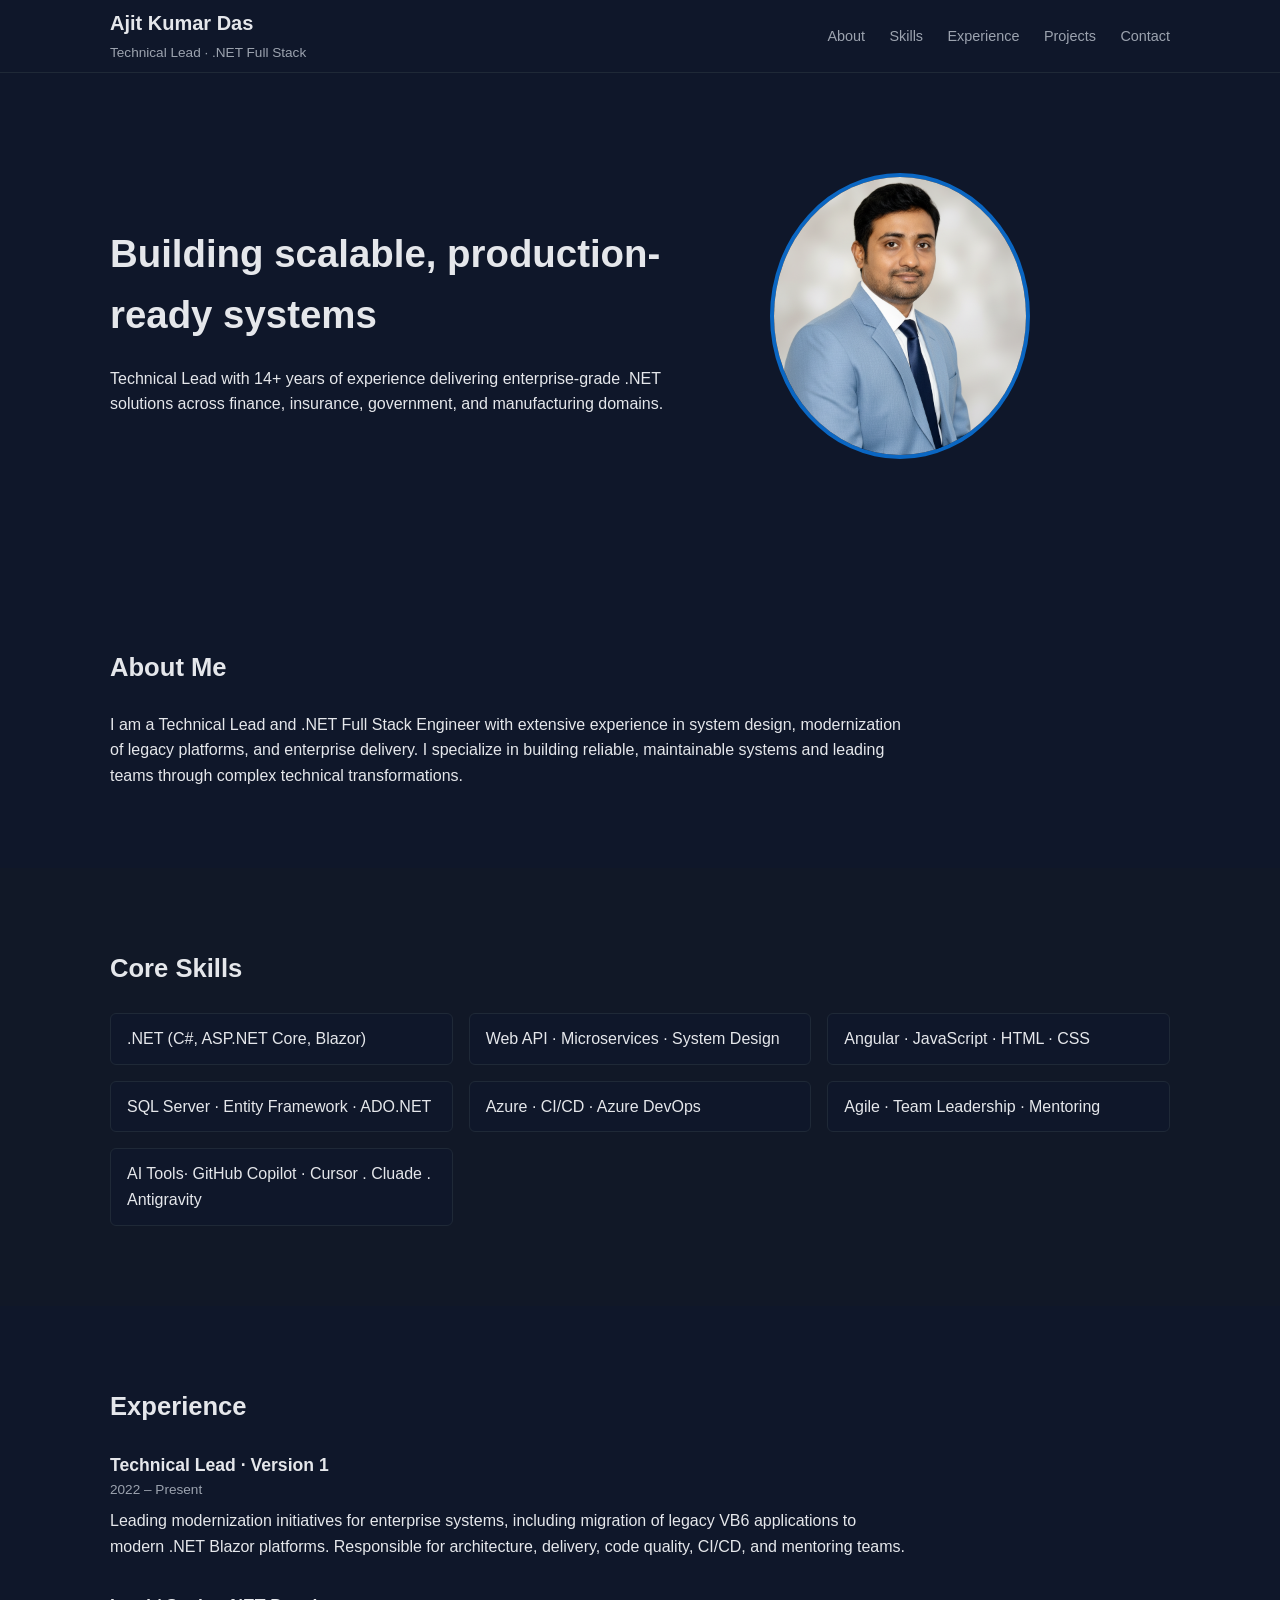
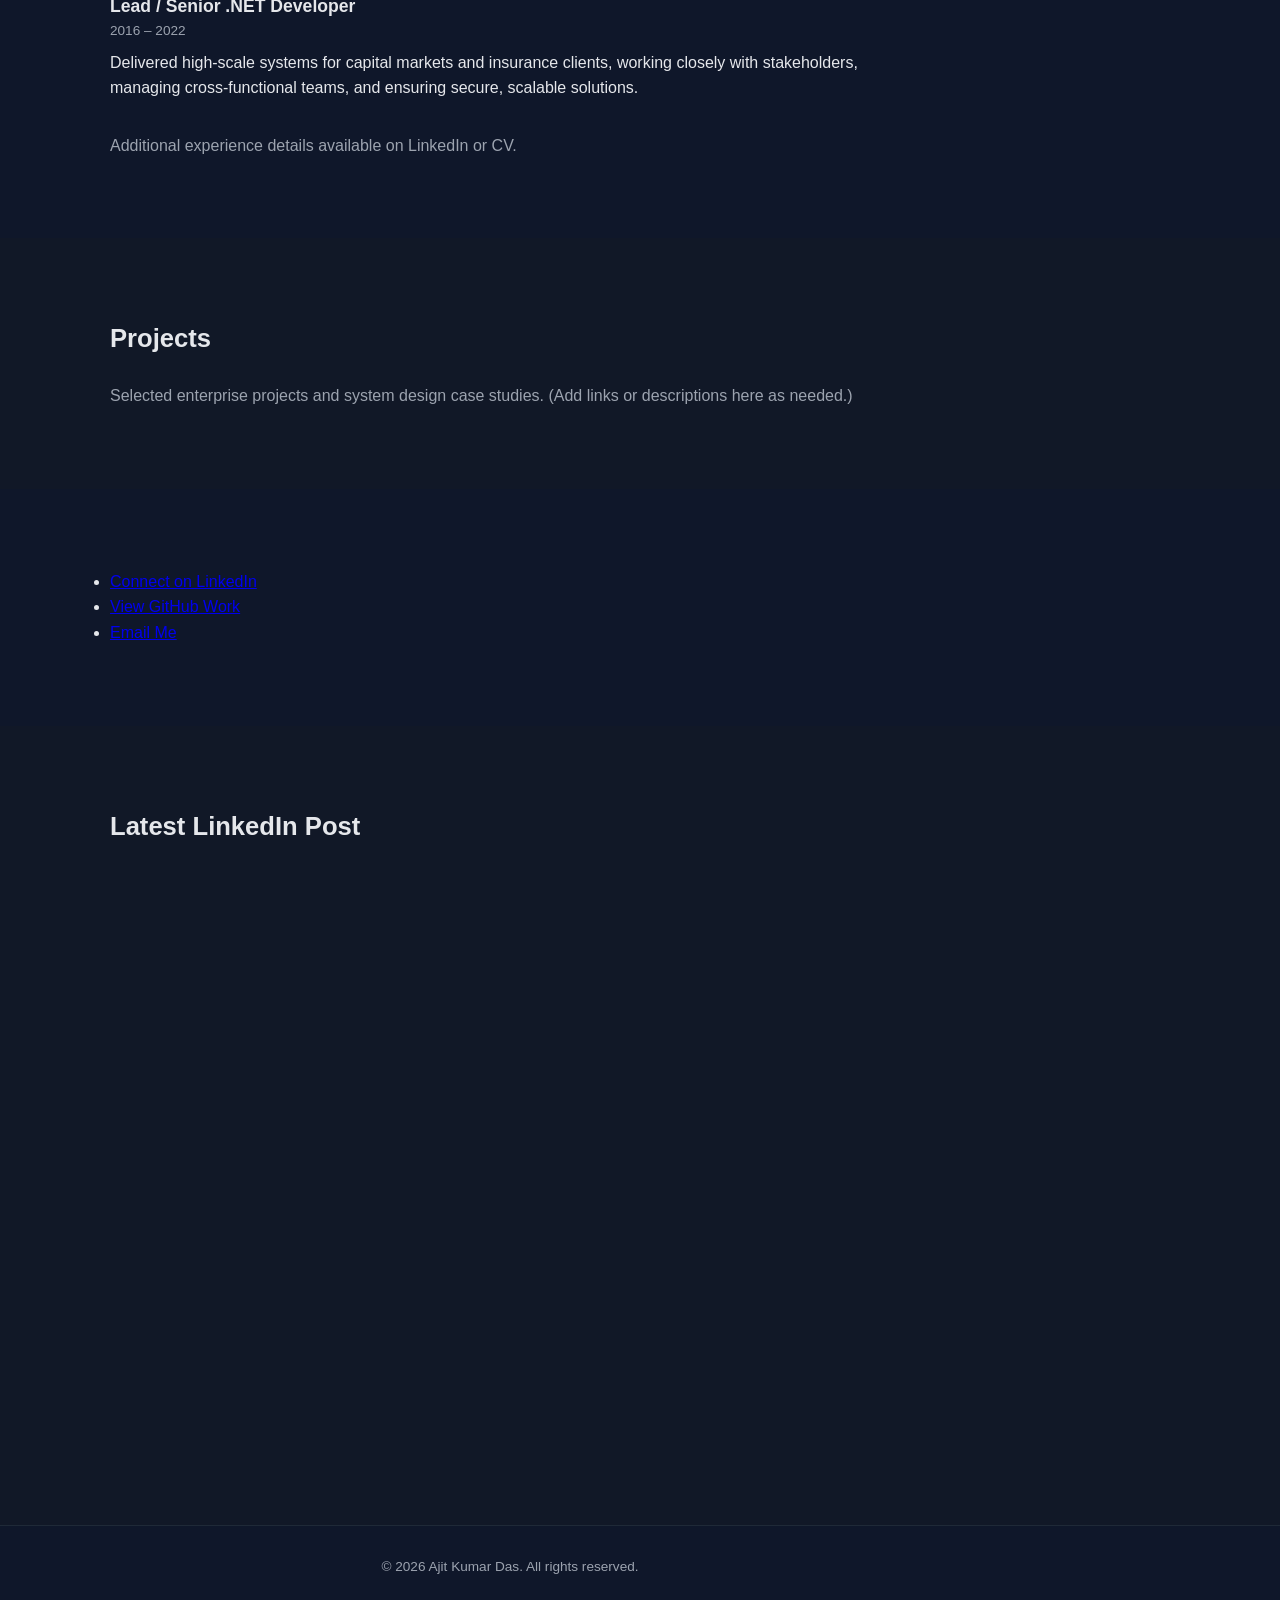
<file: index.html>
<!DOCTYPE html>
<html lang="en">
<head>
	<!-- Open Graph / LinkedIn Preview -->
	<meta property="og:title" content="Ajit Kumar Das | Technical Lead .NET" />
	<meta property="og:description" content="Technical Lead with 14+ years of experience in .NET, system design, and enterprise delivery." />
	<meta property="og:image" content="https://ajitdas.github.io/assets/profile.png" />
	<meta property="og:url" content="https://ajitdas.github.io" />
	<meta property="og:type" content="website" />

  <meta charset="UTF-8" />
  <meta name="viewport" content="width=device-width, initial-scale=1.0" />

  <!-- SEO -->
  <title>Ajit Kumar Das | Technical Lead .NET</title>
  <meta name="description" content="Ajit Kumar Das – Technical Lead and .NET Full Stack Engineer with 14+ years of experience building enterprise systems, leading teams, and modernizing legacy platforms." />
  <meta name="author" content="Ajit Kumar Das" />

  <!-- Styles -->
  <link rel="stylesheet" href="assets/styles.css" />
</head>
<body>

  <!-- Header / Navigation -->
  <header class="site-header">
    <div class="container header-content">
      <div class="brand">
        <h1>Ajit Kumar Das</h1>
        <span class="title">Technical Lead · .NET Full Stack</span>
      </div>
      <nav class="nav">
        <a href="#about">About</a>
        <a href="#skills">Skills</a>
        <a href="#experience">Experience</a>
        <a href="#projects">Projects</a>
        <a href="#contact">Contact</a>
      </nav>
    </div>
  </header>

  <main>

    <!-- Hero -->
    <section class="hero">
      <div class="container hero-grid">
        <div class="hero-text">
          <h2>Building scalable, production-ready systems</h2>
          <p>
            Technical Lead with 14+ years of experience delivering enterprise-grade
            .NET solutions across finance, insurance, government, and manufacturing domains.
          </p>
        </div>
        <div class="hero-image">
          <!-- Replace src with your profile photo path -->
          <img src="assets/profile.png" alt="Ajit Kumar Das profile photo" />
        </div>
      </div>
    </section>

    <!-- About -->
    <section id="about" class="section">
      <div class="container">
        <h3>About Me</h3>
        <p>
          I am a Technical Lead and .NET Full Stack Engineer with extensive experience in
          system design, modernization of legacy platforms, and enterprise delivery.
          I specialize in building reliable, maintainable systems and leading teams
          through complex technical transformations.
        </p>
      </div>
    </section>

    <!-- Skills -->
    <section id="skills" class="section section-alt">
      <div class="container">
        <h3>Core Skills</h3>
        <ul class="skills-grid">
          <li>.NET (C#, ASP.NET Core, Blazor)</li>
          <li>Web API · Microservices · System Design</li>
          <li>Angular · JavaScript · HTML · CSS</li>
          <li>SQL Server · Entity Framework · ADO.NET</li>
          <li>Azure · CI/CD · Azure DevOps</li>
          <li>Agile · Team Leadership · Mentoring</li>
		  <li>AI Tools· GitHub Copilot · Cursor . Cluade . Antigravity</li>
        </ul>
      </div>
    </section>

    <!-- Experience -->
    <section id="experience" class="section">
      <div class="container">
        <h3>Experience</h3>

        <div class="experience-item">
          <h4>Technical Lead · Version 1</h4>
          <span class="duration">2022 – Present</span>
          <p>
            Leading modernization initiatives for enterprise systems, including
            migration of legacy VB6 applications to modern .NET Blazor platforms.
            Responsible for architecture, delivery, code quality, CI/CD, and mentoring teams.
          </p>
        </div>

        <div class="experience-item">
          <h4>Lead / Senior .NET Developer</h4>
          <span class="duration">2016 – 2022</span>
          <p>
            Delivered high-scale systems for capital markets and insurance clients,
            working closely with stakeholders, managing cross-functional teams,
            and ensuring secure, scalable solutions.
          </p>
        </div>

        <!-- Placeholder for older roles -->
        <p class="muted">
          Additional experience details available on LinkedIn or CV.
        </p>
      </div>
    </section>

    <!-- Projects -->
    <section id="projects" class="section section-alt">
      <div class="container">
        <h3>Projects</h3>
        <p class="muted">
          Selected enterprise projects and system design case studies.
          (Add links or descriptions here as needed.)
        </p>
      </div>
    </section>

    <!-- Contact -->
	 <section id="contact" class="section">
      <div class="container">
   <ul class="contact-list">
  <li>
    <i class="fa-brands fa-linkedin"></i>
    <a href="https://www.linkedin.com/in/wholestack/" target="_blank">
      Connect on LinkedIn
    </a>
  </li>

  <li>
    <i class="fa-brands fa-github"></i>
    <a href="https://github.com/akdas4u" target="_blank">
      View GitHub Work
    </a>
  </li>

  <li>
    <i class="fa-solid fa-envelope"></i>
    <a href="mailto:akdas.net@gmail.com">
      Email Me
    </a>
  </li>
</ul>
</div>
</section>
<section class="section section-alt">
      <div class="container">
        <h3>Latest LinkedIn Post</h3>
        <iframe src="https://www.linkedin.com/embed/feed/update/urn:li:ugcPost:7413093412800741376?collapsed=1" height="567" width="504" frameborder="0" allowfullscreen="" title="Embedded post"></iframe>
        <iframe src="https://www.linkedin.com/embed/feed/update/urn:li:ugcPost:7412195739159883776?collapsed=1" height="567" width="504" frameborder="0" allowfullscreen="" title="Embedded post"></iframe>
      </div>
</section>

</main>

  <!-- Footer -->
  <footer class="site-footer">
    <div class="container">
      <p>© 2026 Ajit Kumar Das. All rights reserved.</p>
    </div>
  </footer>

</body>
</html>
</file>
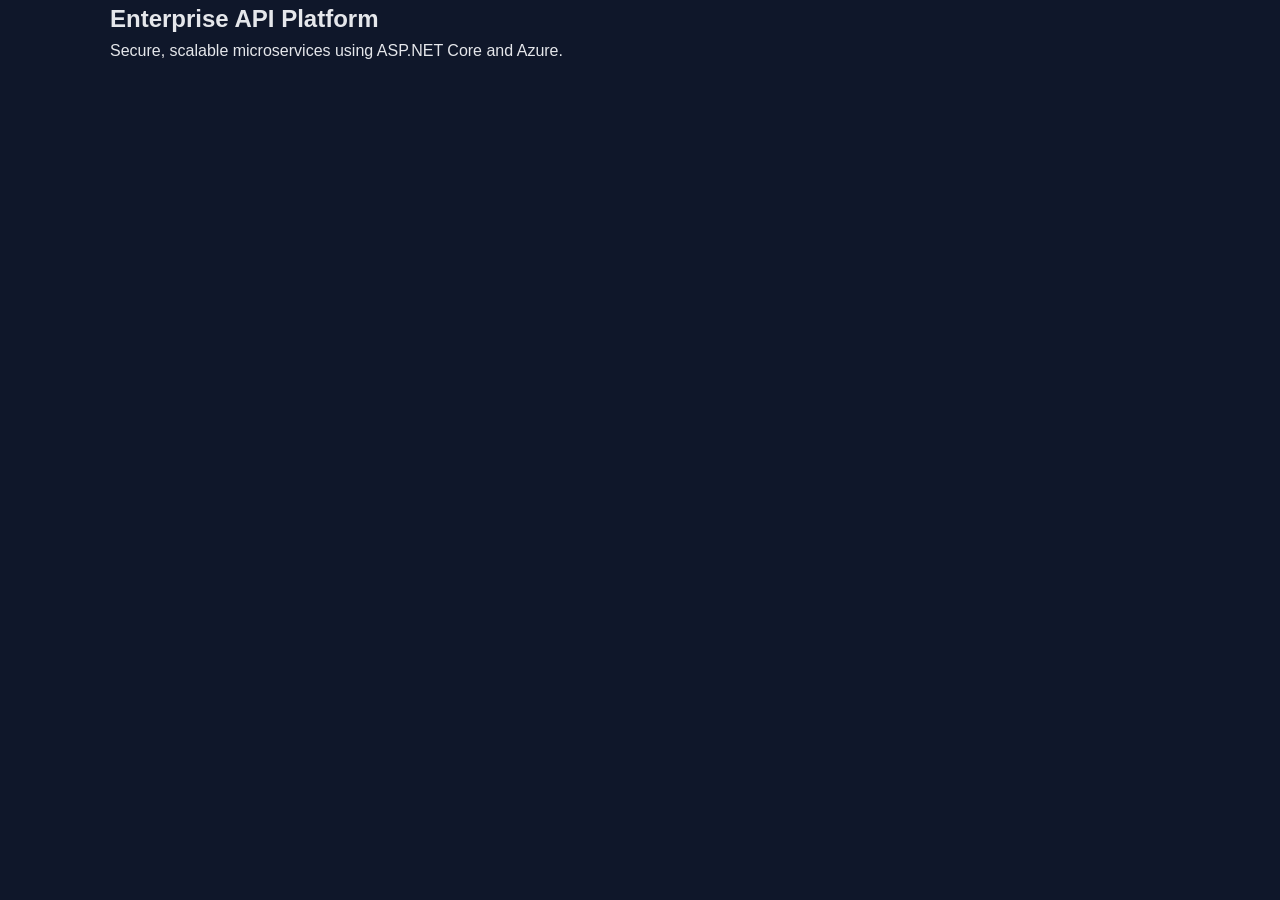
<file: projects/enterprise-api.html>
<!DOCTYPE html>
<html>
<head>
<title>Enterprise API Platform</title>
<link rel="stylesheet" href="../assets/styles.css">
</head>
<body>
<div class="container">
<h2>Enterprise API Platform</h2>
<p>Secure, scalable microservices using ASP.NET Core and Azure.</p>
</div>
</body>
</html>
</file>
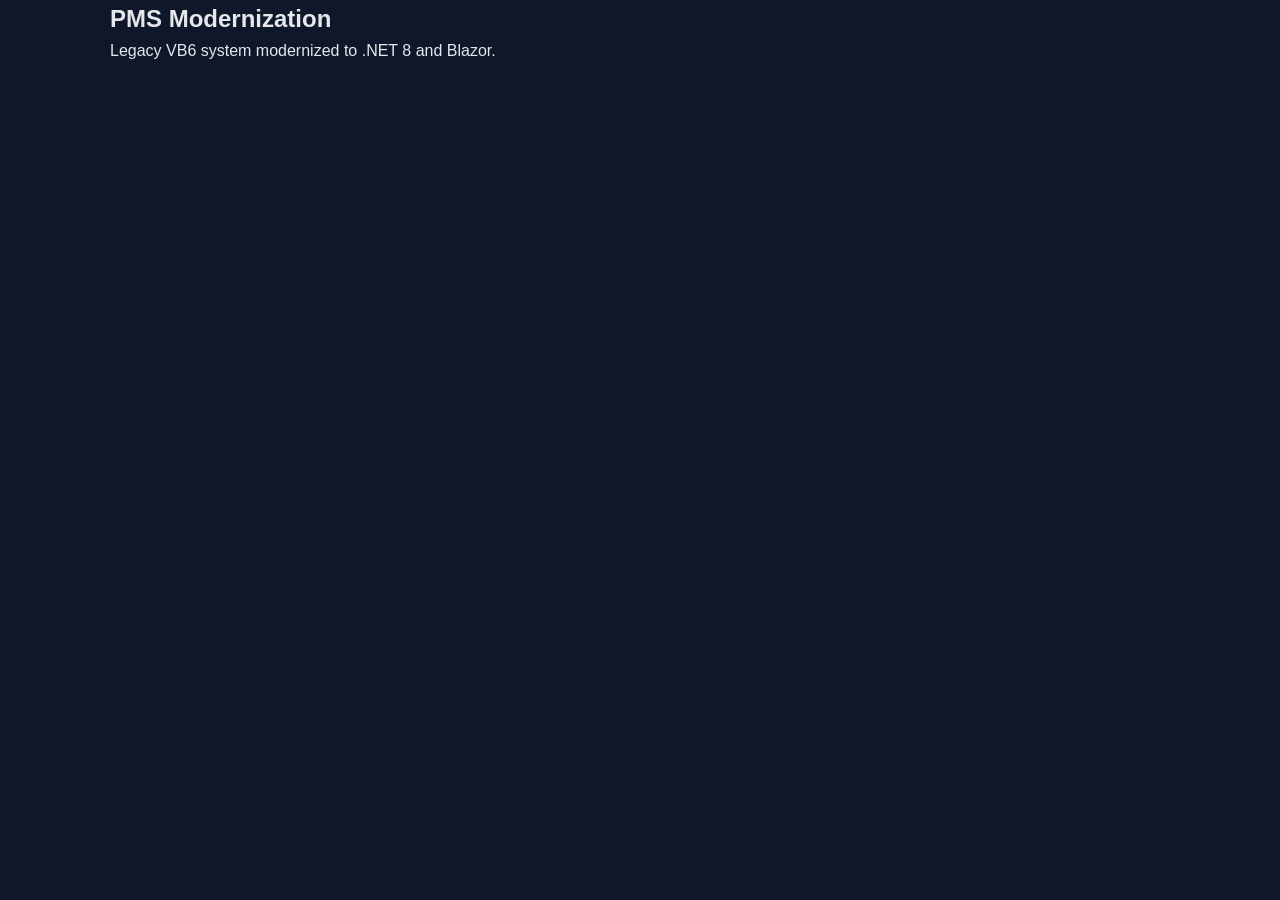
<file: projects/pms-modernization.html>
<!DOCTYPE html>
<html>
<head>
<title>PMS Modernization</title>
<link rel="stylesheet" href="../assets/styles.css">
</head>
<body>
<div class="container">
<h2>PMS Modernization</h2>
<p>Legacy VB6 system modernized to .NET 8 and Blazor.</p>
</div>
</body>
</html>
</file>
<file: assets/styles.css>
/* =========================
   Base Reset & Variables
   ========================= */

:root {
  --bg-main: #0f172a;
  --bg-alt: #111827;
  --text-main: #e5e7eb;
  --text-muted: #9ca3af;
  --accent: #0a66c2;
  --border: #1f2937;
}

* {
  box-sizing: border-box;
  margin: 0;
  padding: 0;
}

body {
  font-family: -apple-system, BlinkMacSystemFont, "Segoe UI", Roboto, Arial, sans-serif;
  background: var(--bg-main);
  color: var(--text-main);
  line-height: 1.6;
}

/* =========================
   Layout Helpers
   ========================= */

.container {
  max-width: 1100px;
  margin: 0 auto;
  padding: 0 20px;
}

.section {
  padding: 80px 0;
}

.section-alt {
  background: var(--bg-alt);
}

h1, h2, h3, h4 {
  font-weight: 600;
  color: var(--text-main);
}

h3 {
  margin-bottom: 24px;
  font-size: 1.6rem;
}

p {
  max-width: 800px;
}

.muted {
  color: var(--text-muted);
}

/* =========================
   Header
   ========================= */

.site-header {
  background: var(--bg-main);
  border-bottom: 1px solid var(--border);
  position: sticky;
  top: 0;
  z-index: 10;
}

.header-content {
  display: flex;
  justify-content: space-between;
  align-items: center;
  height: 72px;
}

.brand h1 {
  font-size: 1.25rem;
}

.brand .title {
  font-size: 0.85rem;
  color: var(--text-muted);
}

.nav a {
  margin-left: 20px;
  text-decoration: none;
  color: var(--text-muted);
  font-size: 0.9rem;
}

.nav a:hover {
  color: var(--accent);
}

/* =========================
   Hero
   ========================= */

.hero {
  padding: 100px 0;
}

.hero-grid {
  display: grid;
  grid-template-columns: 1.5fr 1fr;
  gap: 60px;
  align-items: center;
}

.hero-text h2 {
  font-size: 2.4rem;
  margin-bottom: 20px;
}

.hero-image img {
  width: 100%;
  max-width: 260px;
  border-radius: 50%;
  border: 4px solid var(--accent);
}

/* =========================
   Skills
   ========================= */

.skills-grid {
  display: grid;
  grid-template-columns: repeat(auto-fit, minmax(260px, 1fr));
  gap: 16px;
}

.skills-grid li {
  list-style: none;
  padding: 12px 16px;
  border: 1px solid var(--border);
  border-radius: 6px;
  background: var(--bg-main);
}

/* =========================
   Experience
   ========================= */

.experience-item {
  margin-bottom: 32px;
}

.experience-item h4 {
  font-size: 1.1rem;
}

.duration {
  display: block;
  font-size: 0.85rem;
  color: var(--text-muted);
  margin-bottom: 8px;
}

/* =========================
   Footer
   ========================= */

.site-footer {
  border-top: 1px solid var(--border);
  padding: 30px 0;
  text-align: center;
  font-size: 0.85rem;
  color: var(--text-muted);
}

.ai-tools li {
  display: flex;
  align-items: flex-start;
  gap: 14px;
}

.tool-icon {
  font-size: 1.4rem;
  line-height: 1;
  margin-top: 2px;
}

.ai-tools strong {
  display: block;
  font-size: 0.95rem;
  margin-bottom: 4px;
}

.ai-tools p {
  font-size: 0.85rem;
  color: var(--text-muted);
  max-width: 360px;
}

/* =========================
   Responsive
   ========================= */

@media (max-width: 768px) {
  .hero-grid {
    grid-template-columns: 1fr;
    text-align: center;
  }

  .nav {
    display: none;
  }

  .hero-text h2 {
    font-size: 2rem;
  }
}
</file>
